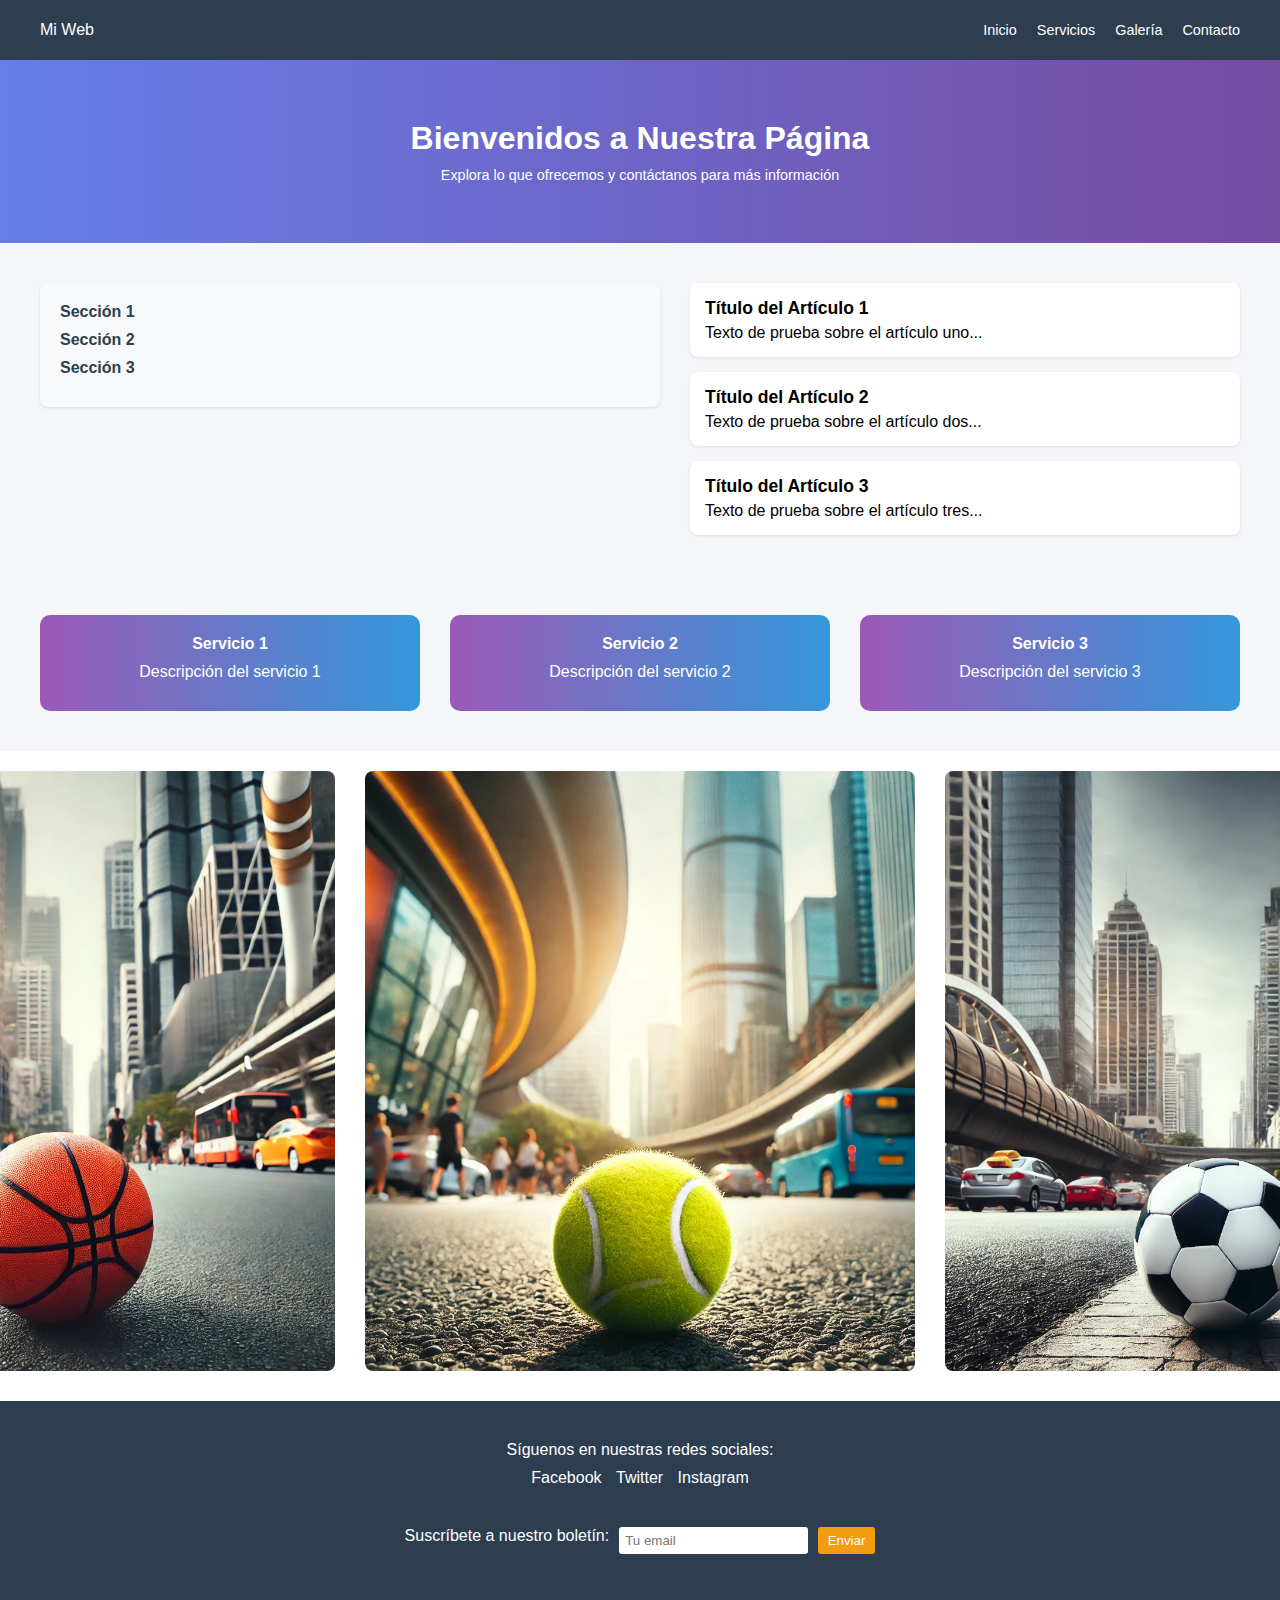
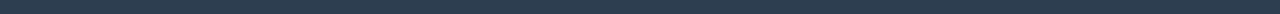
<file: flex y demas/index.html>
<!DOCTYPE html>
<html lang="es">
<head>
    <meta charset="UTF-8">
    <meta name="viewport" content="width=device-width, initial-scale=1.0">
    <title>Mi Web</title>
    <link rel="stylesheet" href="estilos.css">
</head>
<body>
    <header class="navbar">
        <div class="logo">Mi Web</div>
        <nav>
            <ul>
                <li><a href="#">Inicio</a></li>
                <li><a href="#">Servicios</a></li>
                <li><a href="#">Galería</a></li>
                <li><a href="#">Contacto</a></li>
            </ul>
        </nav>
    </header>

    <section class="hero">
        <h1>Bienvenidos a Nuestra Página</h1>
        <p>Explora lo que ofrecemos y contáctanos para más información</p>
    </section>

    <main class="contenido_secciones">
        <aside class="titulos_derecha">
            <ul>
                <li>Sección 1</li>
                <li>Sección 2</li>
                <li>Sección 3</li>
            </ul>
        </aside>

        <section class="articulos">
            <article>
                <h3>Título del Artículo 1</h3>
                <p>Texto de prueba sobre el artículo uno...</p>
            </article>
            <article>
                <h3>Título del Artículo 2</h3>
                <p>Texto de prueba sobre el artículo dos...</p>
            </article>
            <article>
                <h3>Título del Artículo 3</h3>
                <p>Texto de prueba sobre el artículo tres...</p>
            </article>
        </section>
    </main>

    <section class="servicios">
        <div class="servicio"> 
            <h4>Servicio 1</h4>
            <p  class="parrafo_servicio">Descripción del servicio 1</p>
        </div>
        <div class="servicio"> 
            <h4>Servicio 2</h4>
            <p class="parrafo_servicio">Descripción del servicio 2</p>
        </div>
        <div class="servicio"> 
            <h4>Servicio 3</h4>
            <p class="parrafo_servicio">Descripción del servicio 3</p>
        </div>
    </section>

    <section class="galleria">
        <img src="basketbola.png" alt="balón de baloncesto">
        <img src="tenisbola.png" alt="pelota de tenis">
        <img src="football.png" alt="balón de fútbol">
    </section>

    <footer>
        <div class="social">
            <p class="parrafo_servicio">Síguenos en nuestras redes sociales:</p>
            <div>
                <a href="#">Facebook</a> 
                <a href="#">Twitter</a> 
                <a href="#">Instagram</a>
            </div>
        </div>

        <div class="div_formulario">
            <p>Suscríbete a nuestro boletín:</p>
            <form class="formulario">
                <input type="email" placeholder="Tu email">
                <button>Enviar</button>
            </form>
        </div>
    </footer>
</body>
</html>
</file>
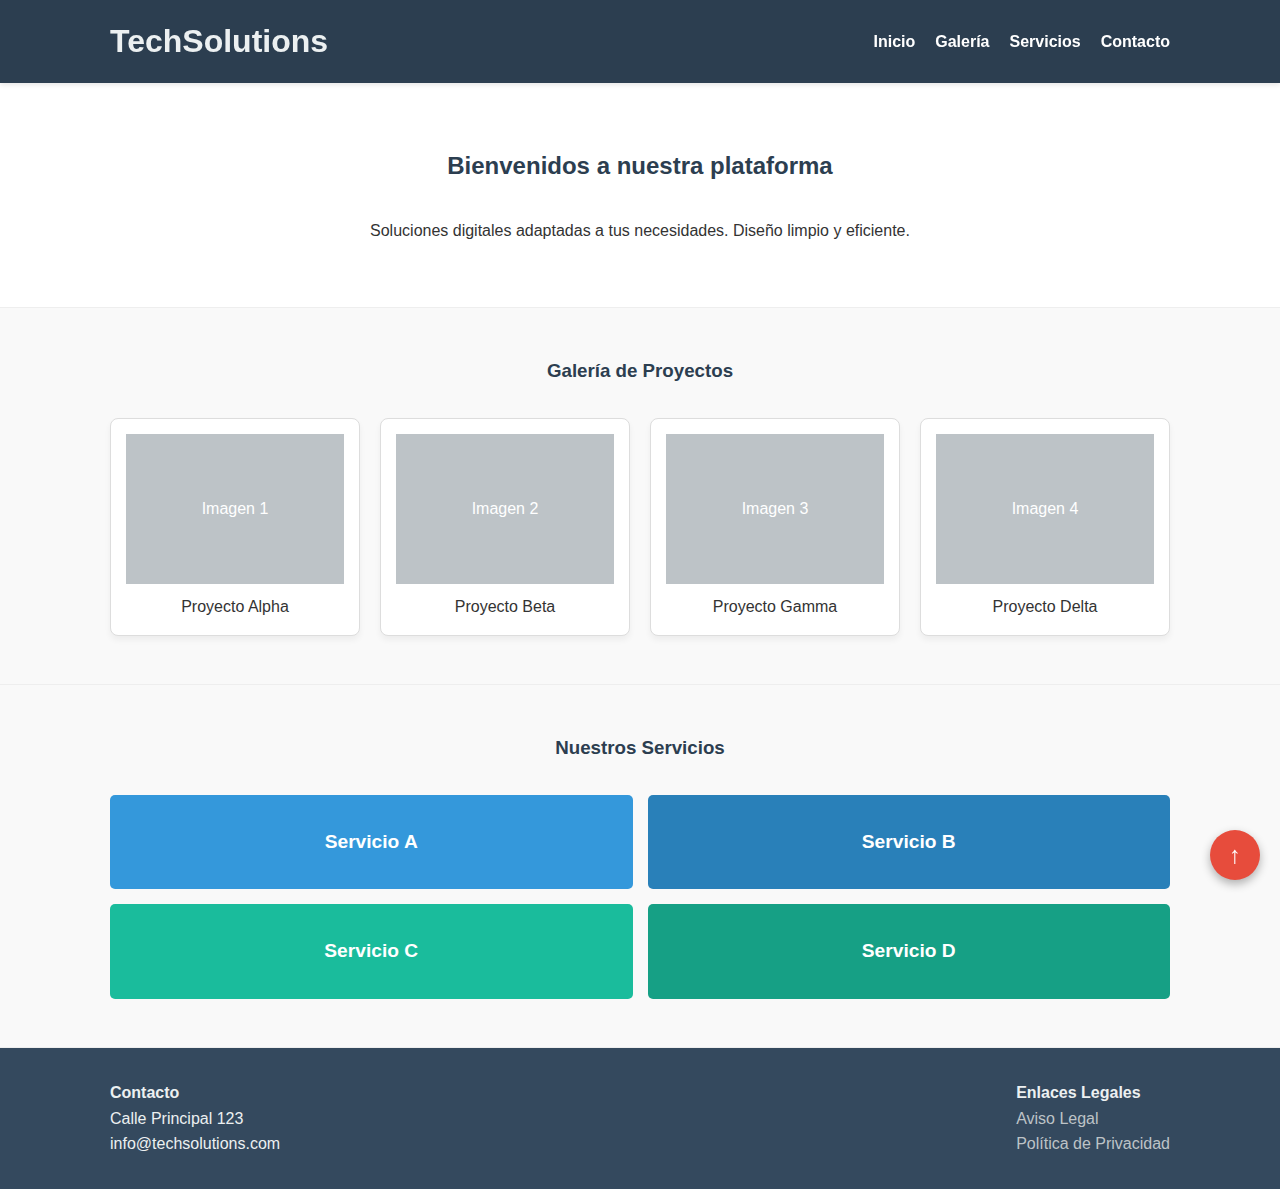
<file: practica_examen/index.html>
<!DOCTYPE html>
<html lang="es">
<head>
    <meta charset="UTF-8">
    <meta name="viewport" content="width=device-width, initial-scale=1.0">
    <title>Examen Simulacro DAW</title>
    <link rel="stylesheet" href="estilos.css">
</head>
<body>

    <header class="main-header">
        <div class="container header-content">
            <h1 class="logo">TechSolutions</h1>
            <nav class="main-nav">
                <ul>
                    <li><a href="#inicio">Inicio</a></li>
                    <li><a href="#galeria">Galería</a></li>
                    <li><a href="#servicios">Servicios</a></li>
                    <li><a href="#contacto">Contacto</a></li>
                </ul>
            </nav>
        </div>
    </header>

    <main>
        <section id="inicio" class="hero">
            <div class="container">
                <h2>Bienvenidos a nuestra plataforma</h2>
                <p>Soluciones digitales adaptadas a tus necesidades. Diseño limpio y eficiente.</p>
            </div>
        </section>

        <section id="galeria" class="section-galeria">
            <div class="container">
                <h3>Galería de Proyectos</h3>
                <div class="gallery-grid">
                    <article class="card">
                        <div class="card-img">Imagen 1</div>
                        <p>Proyecto Alpha</p>
                    </article>
                    <article class="card">
                        <div class="card-img">Imagen 2</div>
                        <p>Proyecto Beta</p>
                    </article>
                    <article class="card">
                        <div class="card-img">Imagen 3</div>
                        <p>Proyecto Gamma</p>
                    </article>
                    <article class="card">
                        <div class="card-img">Imagen 4</div>
                        <p>Proyecto Delta</p>
                    </article>
                </div>
            </div>
        </section>

        <section id="servicios" class="section-servicios">
            <div class="container">
                <h3>Nuestros Servicios</h3>
                <div class="services-grid">
                    <article class="service-item item-a">Servicio A</article>
                    <article class="service-item item-b">Servicio B</article>
                    <article class="service-item item-c">Servicio C</article>
                    <article class="service-item item-d">Servicio D</article>
                </div>
            </div>
        </section>
    </main>

    <a href="#inicio" class="floating-btn" title="Volver arriba">↑</a>

    <footer id="contacto" class="main-footer">
        <div class="container footer-content">
            <div class="footer-col">
                <h4>Contacto</h4>
                <p>Calle Principal 123</p>
                <p>info@techsolutions.com</p>
            </div>
            <div class="footer-col">
                <h4>Enlaces Legales</h4>
                <ul>
                    <li><a href="#">Aviso Legal</a></li>
                    <li><a href="#">Política de Privacidad</a></li>
                </ul>
            </div>
        </div>
    </footer>

</body>
</html>
</file>
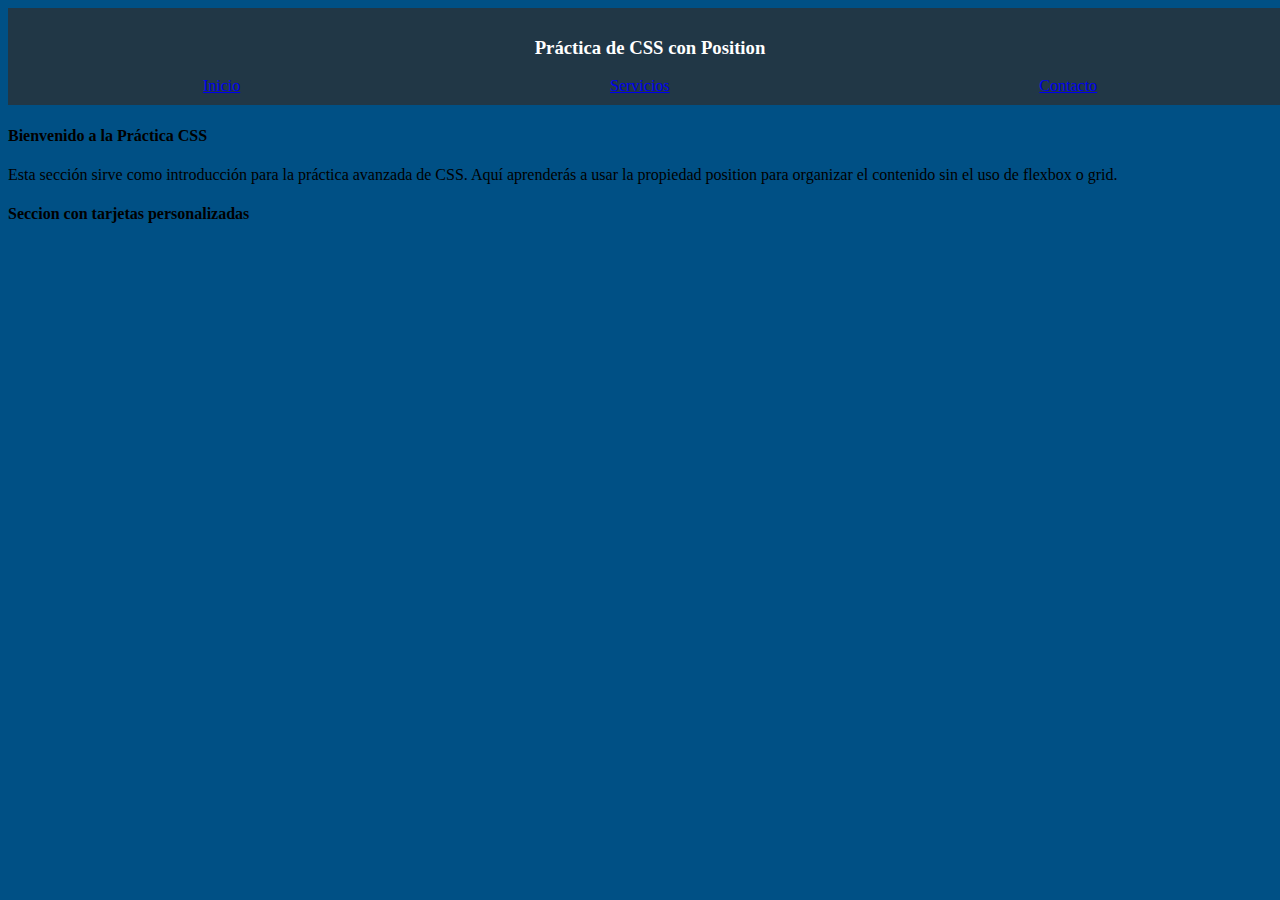
<file: Posicionamiento_JoaquinGarciaMartinez.html>
<!DOCTYPE html>
<html lang="es">
<head>
    <meta charset="UTF-8">
    <meta name="viewport" content="width=device-width, initial-scale=1.0">
    <title>Práctica de CSS con Position</title>
    <link rel="stylesheet" href="estilos.css">
</head>
<body>

    <div id="contenedor_principal">

        <div class="div_titulo" id="div_titulo_primero">
            
            <h3>Práctica de CSS con Position</h3>
            
            <nav id="div_menu_primero">
                <a href="#">Inicio</a>
                <a href="#">Servicios</a>
                <a href="#">Contacto</a>
            </nav>
        
        </div class="contenido_principal">

           <h4 class="minititulo">Bienvenido a la Práctica CSS</h4>
            
            <p class="parrafo_normal">Esta sección sirve como introducción para la práctica avanzada de CSS. Aquí aprenderás a usar la propiedad position para organizar el contenido sin el uso de flexbox o grid.</p>



            <h4 class="minititulo">Seccion con tarjetas personalizadas</h4>



     </div> 
    
    </body>
</html>
</file>
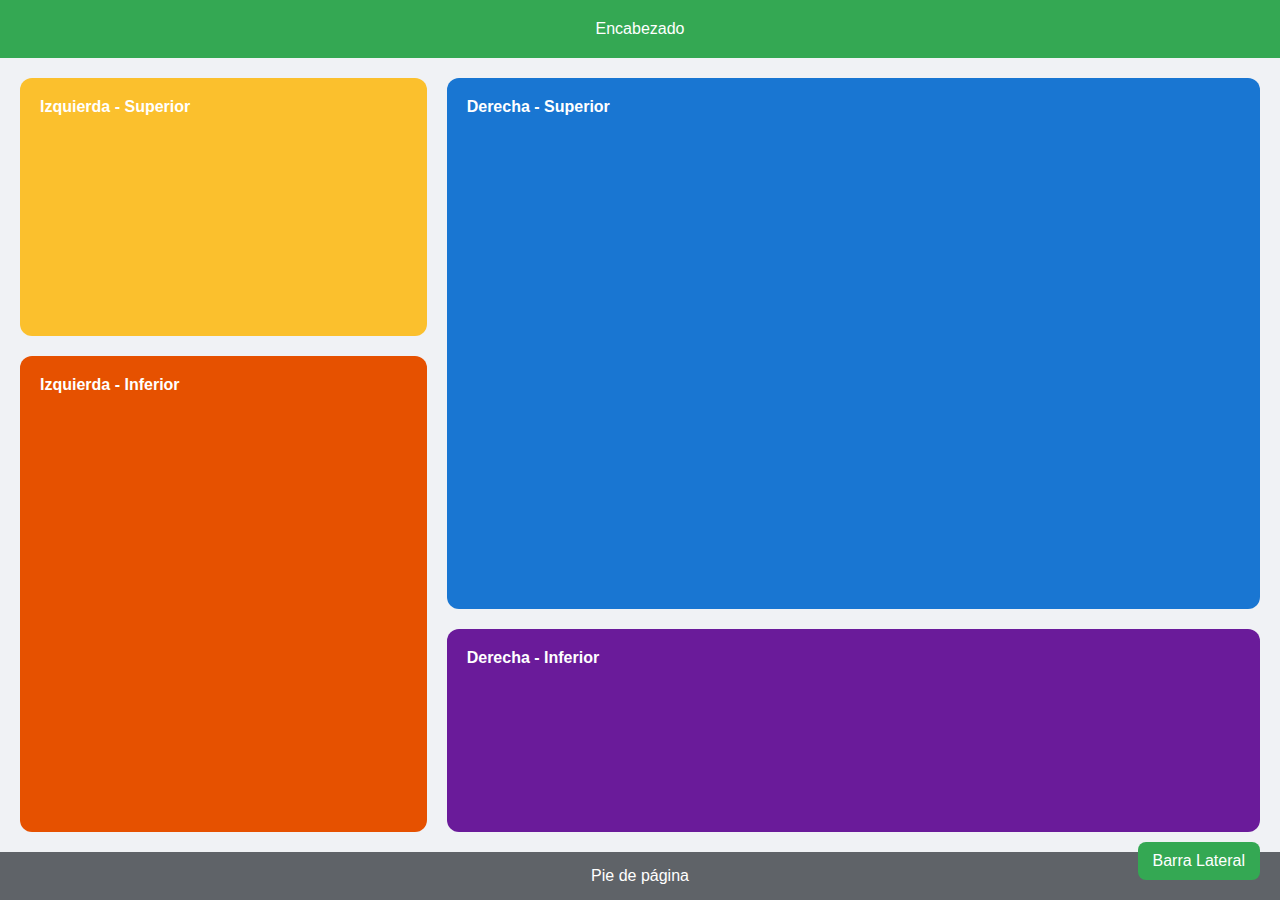
<file: flexbox_Joaquin_Garcia_Martinez/flexbox_JoaquinGarciaMartinez.html>
<!DOCTYPE html>
<html lang="es">
<head>
    <meta charset="UTF-8">
    <meta name="viewport" content="width=device-width, initial-scale=1.0">
    <title>Layout Flexbox</title>
    <link rel="stylesheet" href="estilos.css">
    
</head>
<body>

    <div class="contenedor-pagina">

        <header class="encabezado">
            Encabezado
        </header>

        <main class="contenido-principal">

            <div class="columna-izquierda">
                <div class="caja" id="caja-amarilla">Izquierda - Superior</div>
                <div class="caja" id="caja-naranja">Izquierda - Inferior</div>
            </div>

            <div class="columna-derecha">
                <div class="caja" id="caja-azul">Derecha - Superior</div>
                <div class="caja" id="caja-morada">Derecha - Inferior</div>
            </div>

            

        </main>
<aside class="barra-lateral">
                Barra Lateral
            </aside>
        <footer class="pie-de-pagina">
            Pie de página
        </footer>
    </div>


</body>
</html>
</file>
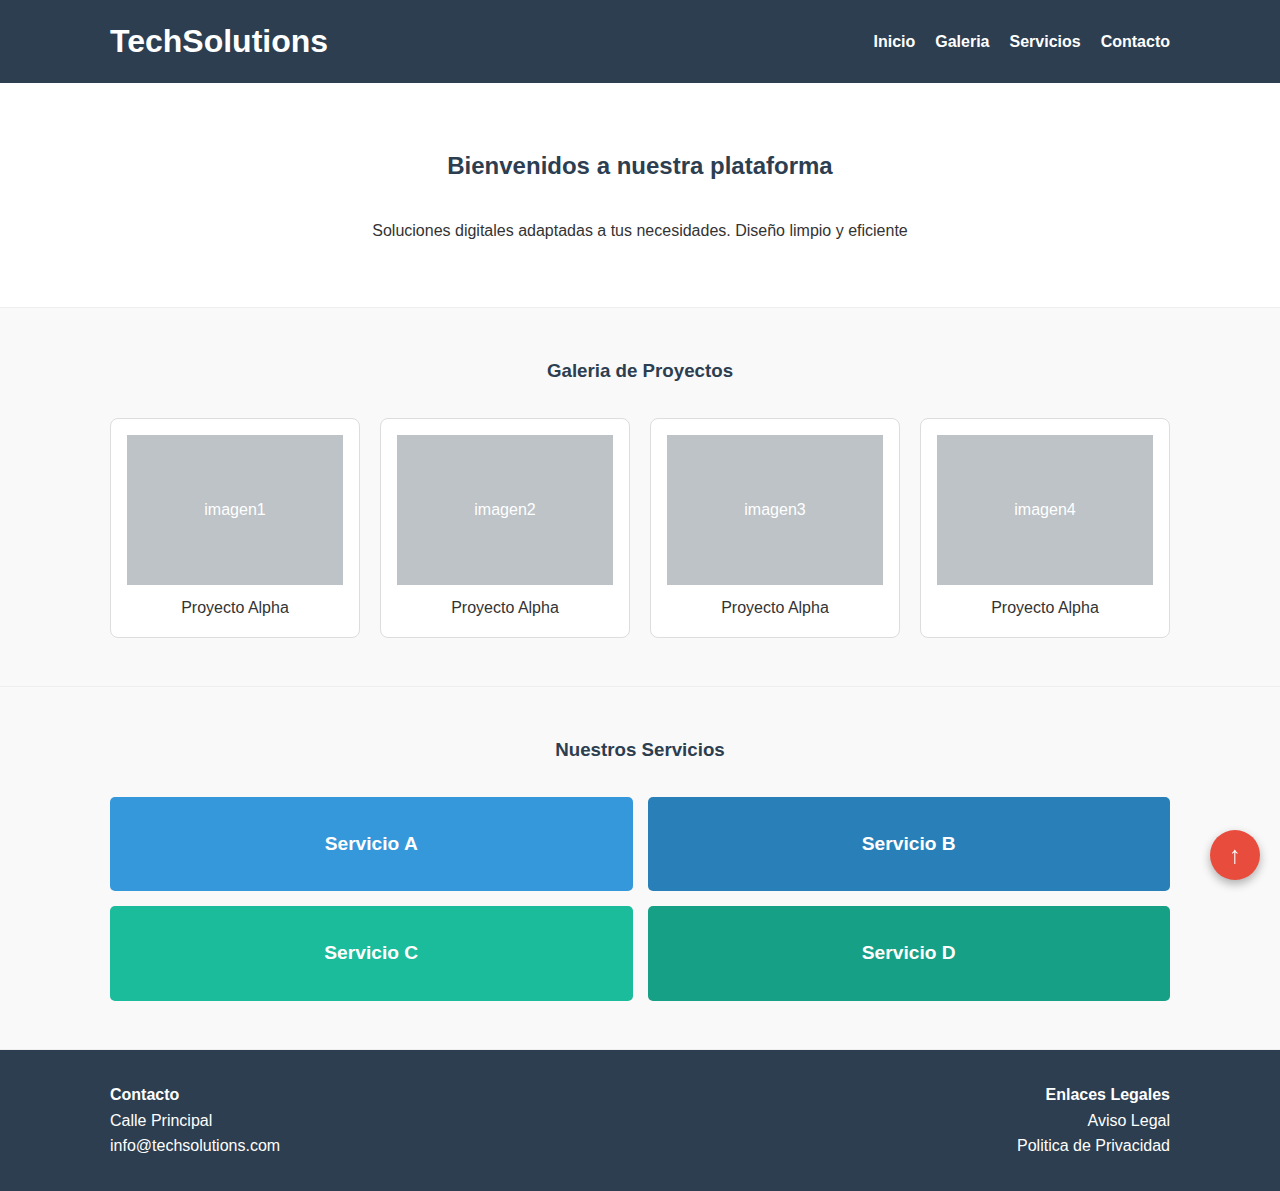
<file: practica_examen/miIndex.html>
<!DOCTYPE html>
<html lang="en">
<head>
    <meta charset="UTF-8">
    <meta name="viewport" content="width=device-width, initial-scale=1.0">
    <link rel="stylesheet" href="miEstilos.css">
    <title>Document</title>
</head>
<body>

<header class="main_header">
    <div class="div_header container" >
        <h1>TechSolutions</h1>
        <ul>
            <li><a href="Inicio">Inicio</a></li>
            <li><a href="Galeria">Galeria</a></li>
            <li><a href="Servicios">Servicios</a></li>
            <li><a href="contacto">Contacto</a></li>
        </ul>
    </div>
</header>


<main>
    <section id="bienvenida" class="bienvenida">
        <div class="container">
            <h2>Bienvenidos a nuestra plataforma</h2>
            <p>Soluciones digitales adaptadas a tus necesidades. Diseño limpio y  eficiente</p>
        </div>
    </section>

    <section id="galeria" class="seccion_galeria">
        <div class="container">
            <h3>Galeria de Proyectos</h3>

            <div class="div_imagenes">
                <article class="contenedor_imagen">
                    <div class="Imagen">imagen1</div>
                    <p>Proyecto Alpha</p>
                </article>
                <article class="contenedor_imagen">
                    <div class="Imagen">imagen2</div>
                    <p>Proyecto Alpha</p>
                </article>
                <article class="contenedor_imagen">
                    <div class="Imagen">imagen3</div>
                    <p>Proyecto Alpha</p>
                </article>
                <article class="contenedor_imagen">
                    <div class="Imagen">imagen4</div>
                    <p>Proyecto Alpha</p>
                </article>


            </div>
        </div>

    </section>


    <section id="nuestrosServicios" class="seccion_servicios">
        <div class="container">
        <h3>Nuestros Servicios</h3>
        <div class="div_servicios">
           <article class="servicio A">Servicio A</article>
           <article class="servicio B">Servicio B</article>
           <article class="servicio C">Servicio C</article>
           <article class="servicio D">Servicio D</article>
        
        </div>
        </div>
    </section>

</main>


 <a href="#Inicio" class="floating-btn" title="Volver arriba">↑</a>



<footer class="main_footer">
    <div class="container">
        <div class="grid_letraPequena">

            <div class="div_columnai">
                <h4>Contacto</h4>
                <p>Calle Principal</p>
                <p>info@techsolutions.com</p>
            </div>

            <div class="div_columnad">
                <h4>Enlaces Legales</h4>
                <p>Aviso Legal</p>
                <p>Politica de Privacidad</p>
            </div>
       


        </div>
    </div>


</footer>

    
</body>
</html>
</file>
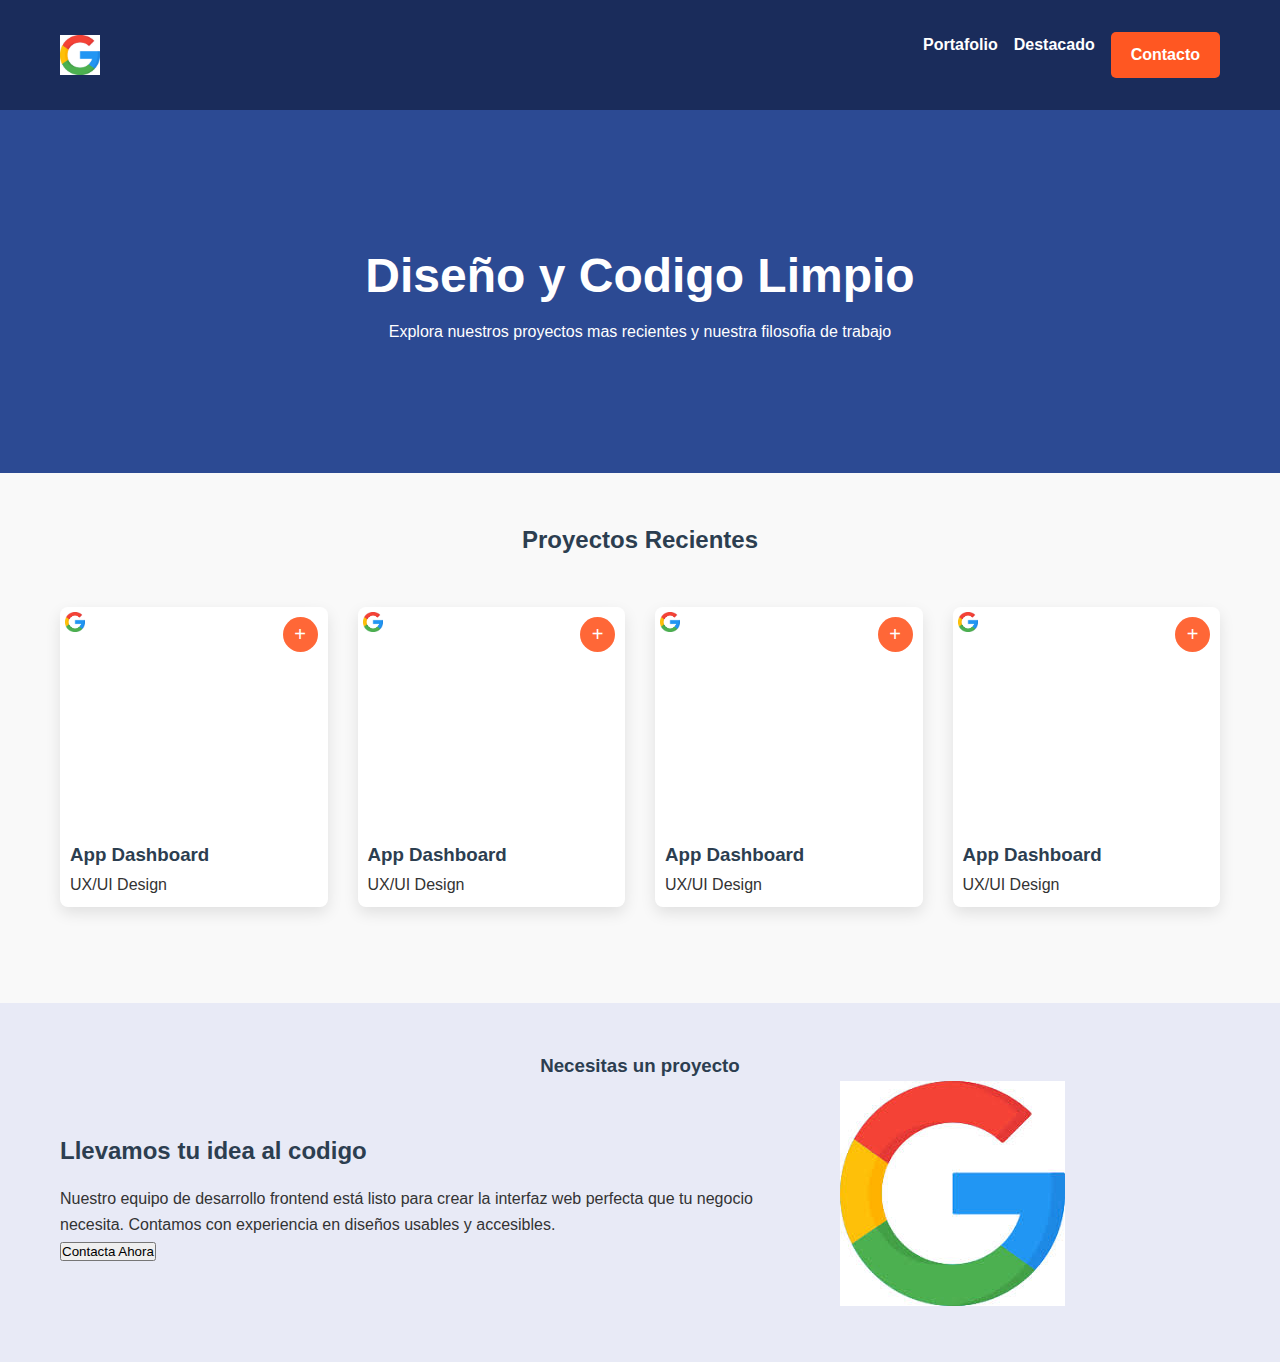
<file: practica_examen/practica2/miIndex.html>
<!DOCTYPE html>
<html lang="en">
<head>
    <meta charset="UTF-8">
    <meta name="viewport" content="width=device-width, initial-scale=1.0">
     <link rel="stylesheet" href="miEstilos.css">
    <title>Document</title>
</head>
<body>

<header class="header-main">
    <div class="container div-header">
        
            <img src="icono.jpg" alt="logo" class="logo">
            <nav class="nav-indice">
               <ul>
                <li><a href="portafolio">Portafolio</a></li>
                <li><a href="Destacado">Destacado</a></li>
                <li><a href="Contacto" class="contacto">Contacto</a></li>
               </ul>
            </nav>
       
    </div>

</header>

<main>
    <section id="title" class="section-titulo">
        <div class="container">
            <h1>Diseño y Codigo Limpio</h1>
            <p>Explora nuestros proyectos mas recientes y nuestra filosofia de trabajo</p>
        </div>
    </section>


    <section id="proyectos-recientes" class="section-proyectos">
        <div class="container">
            <h2>Proyectos Recientes</h2>
            <div class="grid-proyectos">
                
                <article class="proyecto">
                    <img src="icono.jpg" alt="imagen" class="logo">
                    <span class="mas">+</span>
                    <div class="texto-proyecto">
                        <h3>App Dashboard</h3>
                        <p>UX/UI Design</p>
                    </div>
                </article>
                <article class="proyecto">
                    <img src="icono.jpg" alt="imagen" class="logo">
                    <span class="mas">+</span>
                    <div class="texto-proyecto">
                        <h3>App Dashboard</h3>
                        <p>UX/UI Design</p>
                    </div>
                </article>
                <article class="proyecto">
                    <img src="icono.jpg" alt="imagen" class="logo">
                    <span class="mas">+</span>
                    <div class="texto-proyecto">
                        <h3>App Dashboard</h3>
                        <p>UX/UI Design</p>
                    </div>
                </article>
                <article class="proyecto">
                    <img src="icono.jpg" alt="imagen" class="logo">
                    <span class="mas">+</span>
                    <div class="texto-proyecto">
                        <h3>App Dashboard</h3>
                        <p>UX/UI Design</p>
                    </div>
                </article>



            </div>



        </div>

    </section>





    <section id="pregunta" class="seccion-pregunta">
       <div class="container">
         <h3>Necesitas un proyecto</h3>

        <div class="grid-destacado">
            <div class="texto-destacado">
                <h2>Llevamos tu idea al codigo</h2>
                <p>Nuestro equipo de desarrollo frontend está listo para crear la interfaz web perfecta que tu negocio necesita. Contamos con experiencia en diseños usables y accesibles.</p>
                <button class="Contacta">Contacta Ahora</button>
            </div>
            <div>
                <img src="icono.jpg" alt="hola" class="Ilustración">
            </div>
        </div>






       </div>

    </section>


</main>

    
</body>
</html>
</file>
<file: flex y demas/estilos.css>
* {
    margin: 0;
    padding: 0;
    box-sizing: border-box;
    font-family: Arial, sans-serif;
}

body {
    background-color: #f5f6fa;
}


.navbar {
    background-color: #2d3e50;
    color: white;
    display: flex;
    justify-content: space-between;
    align-items: center;
    padding: 10px 40px;
    height: 60px;
}

.navbar ul {
    list-style: none;
    display: flex;
    gap: 20px;
}

.navbar a {
    color: white;
    text-decoration: none;
    font-size: 0.9rem;
}

.hero {
    background: linear-gradient(90deg, #667eea, #764ba2);
    color: white;
    text-align: center;
    padding: 60px 20px;
}

.hero h1 {
    font-size: 2rem;
    margin-bottom: 10px;
}

.hero p {
    font-size: 0.9rem;
}


.contenido_secciones {
    display: flex;
    justify-content: center;
    align-items: flex-start;
    gap: 30px;
    padding: 40px;
}

.titulos_derecha {
    background-color: #f8f9fa;
    padding: 20px;
    flex: 0 0 620px;
    border-radius: 8px;
    box-shadow: 0 1px 3px rgba(0,0,0,0.1);
}

.titulos_derecha ul {
    list-style: none;
}

.titulos_derecha li {
    margin-bottom: 10px;
    color: #2d3e50;
    font-weight: bold;
}

.articulos {
    flex: 1;
    display: flex;
    flex-direction: column;
    gap: 15px;
}

article {
    background-color: white;
    padding: 15px;
    border-radius: 8px;
    box-shadow: 0 1px 3px rgba(0,0,0,0.1);
}

article h3 {
    font-size: 1.1rem;
    margin-bottom: 5px;
}


.servicios {
    display: flex;
    justify-content: center;
    gap: 30px;
    padding: 40px;
}

.servicio {
    flex: 1;
    background: linear-gradient(90deg, #9b59b6, #3498db);
    color: white;
    text-align: center;
    padding: 20px;
    border-radius: 10px;
    max-width: 600px;
}
.parrafo_servicio {
    padding: 10px;
}


.galleria {
    display: flex;
    justify-content: center;
    gap: 30px;
    padding: 20px 0 30px;
    background-color: white;
}

.galleria img {
    width: 550px;
    height: 600px;
    object-fit: cover;
    border-radius: 8px;
}

footer {
    background-color: #2d3e50;
    color: white;
    text-align: center;
    padding: 30px 20px;
}



footer a {
    color: white;
    margin: 0 5px;
    text-decoration: none;
}

footer form {
    margin-top: 10px;
}

footer input {
    padding: 6px;
    border: none;
    border-radius: 3px;
    margin-right: 5px;
}

footer button {
    background-color: #f39c12;
    color: white;
    border: none;
    padding: 6px 10px;
    border-radius: 3px;
    cursor: pointer;
}
.div_formulario {
   display: flex;
    justify-content: center;
    align-items: center;
   padding: 30px; 
   gap : 10px;      
}
</file>
<file: estilos.css>
body {
  
    background-color: #005085;
}

#titulo {
    color: white;
    text-align: center;
   
}

#primer_div {
    background-color: #e6e6e6;
    width: 40%;
    height:100%;
    
    
   
    
}



#div_padre{
    align-items: left;
}


.div_titulo{
    text-align: center;
    color: white;
    background-color: #213746;
    
}

#div_titulo_primero{
    width: 100%;
    
    padding: 10px;

}
#div_menu_primero{
    display: flex;
    justify-content: space-around;
   

}
</file>
<file: flexbox_Joaquin_Garcia_Martinez/estilos.css>
body {
    margin: 0;
    font-family: sans-serif;
}

.caja {
    padding: 20px;
    border-radius: 12px;
    color: white;
    font-weight: bold;
}


.contenedor-pagina {
    display: flex;
    flex-direction: column; 
    min-height: 100vh;     
    background-color: #f0f2f5; 
}

.encabezado {
    background-color: #34A853;
    color: white;
    padding: 20px;
    text-align: center;
}

.pie-de-pagina {
    background-color: #5f6368;
    color: white;
    padding: 15px;
    text-align: center;
    margin-top: auto;
}



.contenido-principal {
    display: flex;  
    flex-grow: 1;         
    padding: 20px;
    gap: 20px;            
    position: relative;
}


.columna-izquierda,
.columna-derecha {
    display: flex;
    flex-direction: column; 
    gap: 20px;               
}



.columna-izquierda {
    flex: 1; 
}
.columna-derecha {
    flex: 2; 
}


#caja-amarilla {
    background-color: #FBC02D; 
    flex: 1; 
}
#caja-naranja {
    background-color: #E65100;
    flex: 2; 
}

#caja-azul {
    background-color: #1976D2; 
    flex: 3; 
}
#caja-morada {
    background-color: #6A1B9A; 
    flex: 1; 
}



.barra-lateral {
    position: absolute; 
    bottom: 20px;       
    right: 20px;
    background-color: #34A853; 
    color: white;
    padding: 10px 15px;
    border-radius: 8px;
}
</file>
<file: practica_examen/miEstilos.css>
* {
    margin: 0;
    padding: 0;
    box-sizing: border-box; /* Vital para que el padding no rompa el ancho */
}
.container {
        max-width: 1100px;
        margin: 0 auto; /* Centra el bloque horizontalmente */
        padding: 0 20px;
}


body {
    font-family: 'Segoe UI', Tahoma, Geneva, Verdana, sans-serif;
    line-height: 1.6;
    color: #333;
    background-color: #f9f9f9;
}

h2, h3{
    color: #2c3e50;
    text-align: center;
    margin-bottom: 2rem;
}
section {
    padding: 3rem 0;
    border-bottom: 1px solid #eee;
}

    .main_header{
        background-color: #2c3e50;
        color: #ffffff;
        padding: 1rem 0;
        position: sticky;
        top: 0;
        z-index: 1000; /* Asegura que quede por encima del resto */
    }

        .div_header{
            display: flex;
            justify-content: space-between;
            align-items: center;
        }

            .div_header ul{
                display: flex;
                list-style: none;
                gap: 20px;
            }
                .div_header ul a{
                    text-decoration: none;
                    color: white;
                    font-weight: bold;
                }



       
        .bienvenida{
            text-align: center;
            padding: 4rem 0;
            background-color: #ffffff;

        }
        .div_imagenes{
            display: flex;
            gap: 20px;
            justify-content: center;
            
           
        }
            .contenedor_imagen{
                background-color: #ffffff;
                padding: 1rem;
                border: 1px solid #dddddd;
                border-radius: 8px;
                text-align: center;
                flex: 1 1;
            }
                .Imagen{
                    height: 150px;
                    background-color: #bdc3c7;
                    
                    color: #ffffff;
                    display: flex;
                    justify-content: center;
                    align-items: center;
                    margin-bottom: 10px;
                    
                  
                }
        .div_servicios{
            display: grid;
            grid-template-columns: 1fr 1fr; 
             grid-template-rows: auto auto; 
             gap: 15px;
        }
            .servicio{
                text-align: center;
                border-radius: 5px;
                background-color: #3498db;
                padding: 2rem;
                color: white;
                font-weight: bold;
                font-size: 1.2rem;
            }
            .B{background-color: #2980b9;}
            .C{background-color: #1abc9c;}
            .D{background-color: #16a085;}


    .main_footer{
        background-color: #2c3e50;
        color: #ffffff;
        padding: 2rem 0;
    }
        .grid_letraPequena{
            display: grid;
            grid-template-columns: 1fr 1fr;
        }

            .div_columnad{
                text-align: right;
            }
        

            .floating-btn {
    position: fixed; /* Se queda fijo respecto a la VENTANA */
    bottom: 20px;
    right: 20px;
    width: 50px;
    height: 50px;
    background-color: #e74c3c;
    color: white;
    text-decoration: none;
    border-radius: 50%;
    display: flex;
    justify-content: center;
    align-items: center;
    font-size: 24px;
    box-shadow: 0 4px 10px rgba(0,0,0,0.3);
    transition: transform 0.3s;
}

.floating-btn:hover {
    transform: scale(1.1); /* Pequeño efecto zoom al pasar ratón */
}
</file>
<file: practica_examen/practica2/miEstilos.css>
* {
    margin: 0;
    padding: 0;
    box-sizing: border-box; /* Vital para que el padding no rompa el ancho */
}
.container {
        max-width: 1200px;
        margin: 0 auto; /* Centra el bloque horizontalmente */
        padding: 0 20px;
}


body {
    font-family: 'Segoe UI', Tahoma, Geneva, Verdana, sans-serif;
    line-height: 1.6;
    color: #333;
    background-color: #f9f9f9;
}
h2, h3{
    color: #2c3e50;
    
   
}
section {
    padding: 3rem 0;
   
}
.container h3 {
    text-align: center;
}


    .header-main {
        background-color: #1a2c5b;
        color: white;
        padding: 2rem;
        position: sticky;
        top: 0;
        z-index: 1000;
    }
        .div-header{
            display: flex;
            justify-content: space-between;
            align-items: center;
        }
            .logo{
                height: 40px;
                width: auto;
            }

            .nav-indice ul{
                display: flex;
                list-style: none;
                gap: 1rem;

            }

            .nav-indice a{
                text-decoration: none;
                color: white;
                font-weight: bold;
            }
                .contacto{
                    background-color: #ff5722;
                    border-radius: 5px;
                    padding: 10px 20px;
                    display: inline-block;

                }
    .section-titulo{
        color: white;
        background-color: #2c4a93;
        text-align: center;
        padding: 8rem;
        
    }
    .section-titulo h1{
        font-size: 3rem;
        padding-bottom: 5px;
    }

    .section-proyectos{
        text-align: center;
        background-color: #f9f9f9;
    }

        .grid-proyectos{
            display: flex;
            
            gap: 30px;
            justify-content: center;
            padding: 3rem 0;

        }

            .proyecto{
                 position: relative; 
                 text-align: left;
    
                /* Flexbox: 1 parte de crecimiento, 1 de encogimiento, base de 250px */
                flex: 1 1 250px; 
                height: 300px;

                border-radius: 8px;
                overflow: hidden; 
                box-shadow: 0 6px 15px rgba(0, 0, 0, 0.1);
                background: white;
                cursor: pointer;
            }
                .proyecto img{
                    margin: 5px;
                    width: 20px;
                    height: 20px;
                     
                    /* Obligatorio para imágenes en diseños Flex/Grid */
                   
                }
                .texto-proyecto{
                    position: absolute;
                    bottom: 10px;
                    left: 10px;
                }
                    .texto-proyecto h3{
                        margin-bottom: 2px;
                    }
                    .mas{
                        position: absolute;
                        top: 10px;
                        right: 10px;
                        background-color: #ff5722;
                        color: white;
                        width: 35px;
                        height: 35px;
                        border-radius: 50%;
                        text-align: center;
                        line-height: 35px;
                        font-size: 20px;
                        opacity: 0.9;
                        transition: opacity 0.3s;
                    }
            


    .seccion-pregunta{
        background-color: #e8eaf6;
    }


        .grid-destacado{
            display: grid;
            grid-template-columns: 2fr 1fr;
            align-items: center;
            gap:20px;
        }
            .texto-destacado h2{
                padding-bottom: 1rem;
            }

            .Ilustracion{
                
            }
</file>
<file: practica_examen/estilos.css>
/* RESET BÁSICO (Obligatorio en examen) */
* {
    margin: 0;
    padding: 0;
    box-sizing: border-box; /* Vital para que el padding no rompa el ancho */
}

body {
    font-family: 'Segoe UI', Tahoma, Geneva, Verdana, sans-serif;
    line-height: 1.6;
    color: #333;
    background-color: #f9f9f9;
}

/* CLASE DE UTILIDAD PARA CENTRAR Y LIMITAR ANCHO */
.container {
    max-width: 1100px;
    margin: 0 auto; /* Centra el bloque horizontalmente */
    padding: 0 20px;
}

/* --- HEADER (STICKY) --- */
.main-header {
    background-color: #2c3e50;
    color: #ecf0f1;
    padding: 1rem 0;
    /* LA CLAVE DEL STICKY: */
    position: sticky;
    top: 0;
    z-index: 1000; /* Asegura que quede por encima del resto */
    box-shadow: 0 2px 5px rgba(0,0,0,0.1);
}

.header-content {
    display: flex;
    justify-content: space-between; /* Logo a la izq, Menú a la der */
    align-items: center;
}

.main-nav ul {
    list-style: none;
    display: flex;
    gap: 20px;
}

.main-nav a {
    text-decoration: none;
    color: white;
    font-weight: bold;
}

/* --- SECCIONES GENERALES --- */
section {
    padding: 3rem 0;
    border-bottom: 1px solid #eee;
}

h2, h3 {
    text-align: center;
    margin-bottom: 2rem;
    color: #2c3e50;
}

/* --- HERO --- */
.hero {
    text-align: center;
    background-color: #fff;
    padding: 4rem 0;
}

/* --- GALERÍA (FLEXBOX) --- */
/* Replicando los 4 cuadrados en línea */
.gallery-grid {
    display: flex;
    flex-wrap: wrap; /* Permite que bajen si no caben */
    gap: 20px;
    justify-content: center;
}

.card {
    /* Flex: grow shrink basis. 
       Basis 200px asegura que tengan un ancho base, 
       Grow 1 hace que llenen el hueco. */
    flex: 1 1 200px; 
    background: white;
    border: 1px solid #ddd;
    padding: 15px;
    text-align: center;
    border-radius: 8px;
    box-shadow: 0 4px 6px rgba(0,0,0,0.05);
}

.card-img {
    height: 150px;
    background-color: #bdc3c7; /* Gris simulando imagen */
    margin-bottom: 10px;
    display: flex;
    align-items: center;
    justify-content: center;
    color: #fff;
}

/* --- SERVICIOS (GRID 2x2) --- */
/* Replicando el cuadro a/b c/d de la pizarra */
.services-grid {
    display: grid;
    /* Dos columnas de igual tamaño (1 fracción cada una) */
    grid-template-columns: 1fr 1fr; 
    /* Dos filas de altura automática (o fija si quieres) */
    grid-template-rows: auto auto; 
    gap: 15px;
}

.service-item {
    background-color: #3498db;
    color: white;
    padding: 2rem;
    text-align: center;
    border-radius: 5px;
    font-weight: bold;
    font-size: 1.2rem;
}

/* Para darle colores distintos como en un mockup */
.item-a { background-color: #3498db; }
.item-b { background-color: #2980b9; }
.item-c { background-color: #1abc9c; }
.item-d { background-color: #16a085; }

/* --- ELEMENTO FLOTANTE (FIXED) --- */
.floating-btn {
    position: fixed; /* Se queda fijo respecto a la VENTANA */
    bottom: 20px;
    right: 20px;
    width: 50px;
    height: 50px;
    background-color: #e74c3c;
    color: white;
    text-decoration: none;
    border-radius: 50%;
    display: flex;
    justify-content: center;
    align-items: center;
    font-size: 24px;
    box-shadow: 0 4px 10px rgba(0,0,0,0.3);
    transition: transform 0.3s;
}

.floating-btn:hover {
    transform: scale(1.1); /* Pequeño efecto zoom al pasar ratón */
}

/* --- FOOTER (FLEXBOX) --- */
.main-footer {
    background-color: #34495e;
    color: #ecf0f1;
    padding: 2rem 0;
    margin-top: auto;
}

.footer-content {
    display: flex;
    justify-content: space-between; /* Columna izq y der separadas */
}

.footer-col ul {
    list-style: none;
}

.footer-col a {
    color: #bdc3c7;
    text-decoration: none;
}

/* --- RESPONSIVE (BONUS PROFESIONAL) --- */
@media (max-width: 768px) {
    .services-grid {
        grid-template-columns: 1fr; /* 1 sola columna en móvil */
    }
    .footer-content {
        flex-direction: column; /* Footer vertical en móvil */
        gap: 20px;
        text-align: center;
    }
}
</file>
